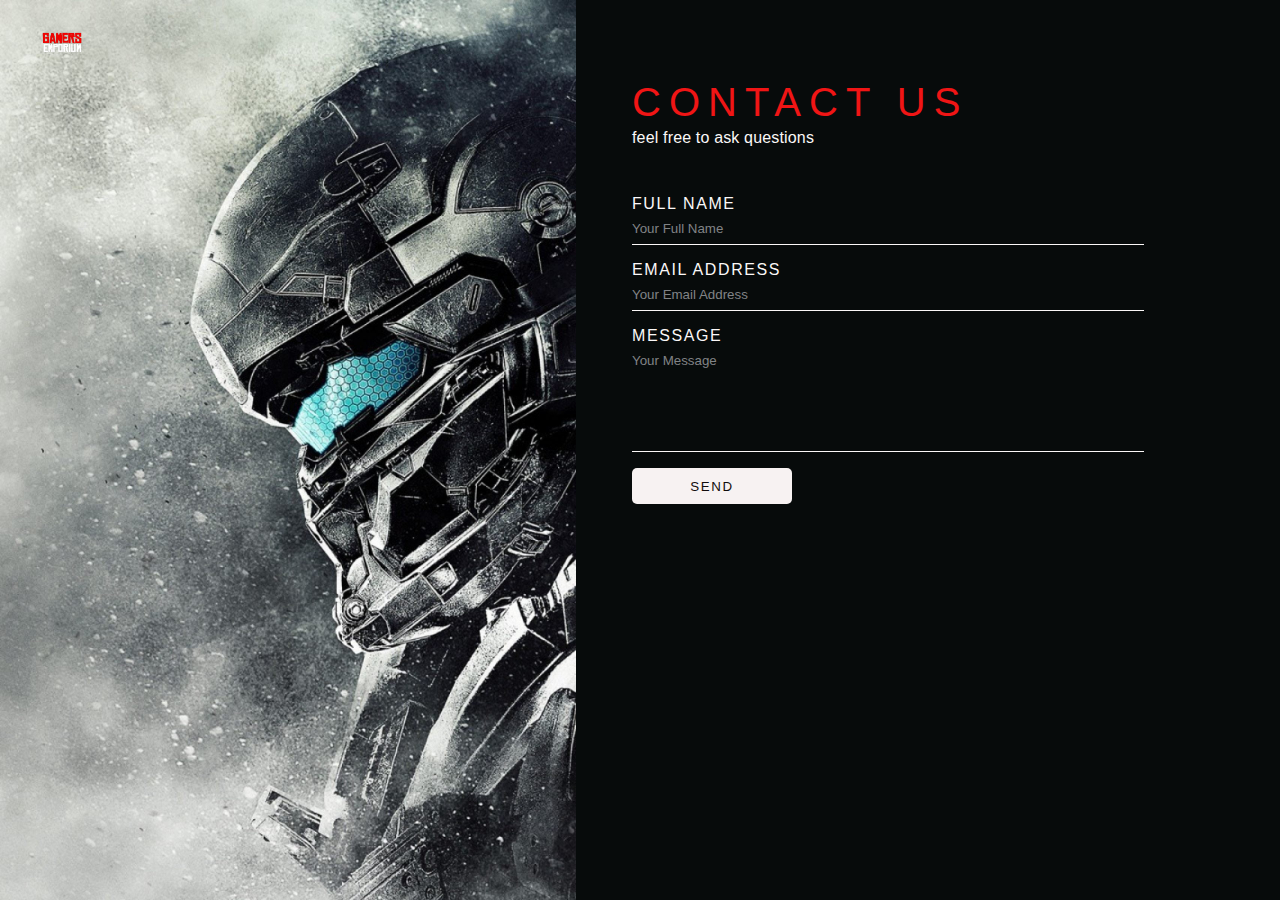
<file: 1_fontend/contactpage/contact.html>
<!DOCTYPE html>
<head>
  <link rel="stylesheet" href="contact.css">
</head>
<body>
<div class="contact-container">
  <div class="left-col">
    <img class="logo" src="branding logo.png"/>
  </div>
  <div class="right-col">
    
    <h1>Contact us</h1>
    <p>feel free to ask questions</p>
    
    <form id="contact-form" method="post">
      <label for="name">Full name</label>
  <input type="text" id="name" name="name" placeholder="Your Full Name" required>
      <label for="email">Email Address</label>
  <input type="email" id="email" name="email" placeholder="Your Email Address" required>
      <label for="message">Message</label>
  <textarea rows="6" placeholder="Your Message" id="message" name="message" required></textarea>
      <!--<a href="javascript:void(0)">--><button type="submit" id="submit" name="submit">Send</button><!--</a>-->
  
</form>
<div id="error"></div>
<div id="success-msg"></div>
  </div>
</div>
</body>
</html>
</file>
<file: 1_fontend/contactpage/contact.css>
:root {
  --primary-color: #f7f8fa;
  --secondary-color: rgb(251, 248, 248);
  --bg-color: #070b0b;
  --button-color: #f7f2f2;
  --h1-color: #f01515;
}

[data-theme="dark"] {
  --primary-color: #666c6c;
  --secondary-color: #818386;
  --bg-color: #020916;
  --button-color: #818386;
  --h1-color: #FCFDFD;
}

.logo{
  max-height: 80px;
  width: auto;
}
* {
  margin: 0;
  box-sizing: border-box;
  transition: all 0.3s ease-in-out;
}

.contact-container {
  display: flex;
  width: 100vw;
  height: 100vh;
  background: var(--bg-color);
}

.left-col {
  width: 45vw;
  height: 100%;
  background-image: url("contact.jpg");
  background-size: cover;
  background-repeat: no-repeat;
}

.logo {
  width: 10rem;
  padding: 1.5rem;
}

.right-col {
  background: var(--bg-color);
  width: 50vw;
  height: 100vh;
  padding: 5rem 3.5rem;
}

h1, label, button, .description {
  font-family: 'Jost', sans-serif;
  font-weight: 400;
  letter-spacing: 0.1rem;
}

h1 {
  color:var(--h1-color);
  text-transform: uppercase;
  font-size: 2.5rem;
  letter-spacing: 0.5rem;
  font-weight: 300;
}

p {
  color: var(--secondary-color);
  font-size: 1rem;
  letter-spacing: 0.01rem;
  width: 40vw;
  margin: 0.25rem 0;
  font-weight: 400;
}

label, .description {
  color: var(--secondary-color);
  text-transform: uppercase;
  font-size: 1rem;
}

form {
  width: 31.25rem;
  position: relative;
  margin-top: 2rem;
  padding: 1rem 0;
}

input, textarea, label {
  width: 40vw;
  display: block;
}

p, placeholder, input, textarea {
  font-family: 'Helvetica Neue', sans-serif;
}

input::placeholder, textarea::placeholder {
  color:#818386;
}

input, textarea {
  color: var(--primary-color);
  font-weight: 500;
  background: var(--bg-color);
  border: none;
  border-bottom: 1px solid var(--secondary-color);
  padding: 0.5rem 0;
  margin-bottom: 1rem;
  outline: none;
}

textarea {
  resize: none;
}

button {
  text-transform: uppercase;
  font-weight: 500;
  background: var(--button-color);
  color: #110c0c;
  width: 10rem;
  height: 2.25rem;
  border: none;
  border-radius: 5px;
  outline: none;
  cursor: pointer;
}

input:hover, textarea:hover, button:hover {
  opacity: 0.5;
}

button:active {
  opacity: 0.8;
}

/* Toggle Switch */

.theme-switch-wrapper {
  display: flex;
  align-items: center;
  text-align: center;
  width: 160px;
  position: absolute;
  top: 0.5rem;
  right: 0;
}

.description {
    margin-left: 1.25rem;
  }

.theme-switch {
  display: inline-block;
  height: 34px;
  position: relative;
  width: 60px;
}

.theme-switch input {
  display:none;
}

.slider {
  background-color: #ccc;
  bottom: 0;
  cursor: pointer;
  left: 0;
  position: absolute;
  right: 0;
  top: 0;
  transition: .4s;
}

.slider:before {
  background-color: #fff;
  bottom: 0.25rem;
  content: "";
  width: 26px;
  height: 26px;
  left: 0.25rem;
  position: absolute;
  transition: .4s;
}

input:checked + .slider {
  background-color: var(--button-color);
}

input:checked + .slider:before {
  transform: translateX(26px);
}

.slider.round {
  border-radius: 34px;
}

.slider.round:before {
  border-radius: 50%;
}

#error, #success-msg {
  width: 40vw;
  margin: 0.125rem 0;
  font-size: 0.75rem;
  text-transform: uppercase;
  font-family: 'Jost';
  color: var(--secondary-color);
  }


  #success-msg {
  transition-delay: 3s;
  }

@media only screen and (max-width: 950px) {
  .logo {
    width: 8rem;
  }
  h1 {
    font-size: 1.75rem;
  }
  p {
    font-size: 0.7rem;
  }
  input, textarea, button {
    font-size: 0.65rem;
  }
  .description {
    font-size: 0.3rem;
    margin-left: 0.4rem;
  }
  button {
    width: 7rem;
  }
  .theme-switch-wrapper {
    width: 120px;
  }
  .theme-switch {
  height: 28px;
  width: 50px;
}

.theme-switch input {
  display:none;
}

.slider:before {
  background-color: #fff;
  bottom: 0.25rem;
  content: "";
  width: 20px;
  height: 20px;
  left: 0.25rem;
  position: absolute;
  transition: .4s;
}
  input:checked + .slider:before {
  transform: translateX(16px);
}

.slider.round {
  border-radius: 15px;
}

.slider.round:before {
  border-radius: 50%;
}

}
</file>
